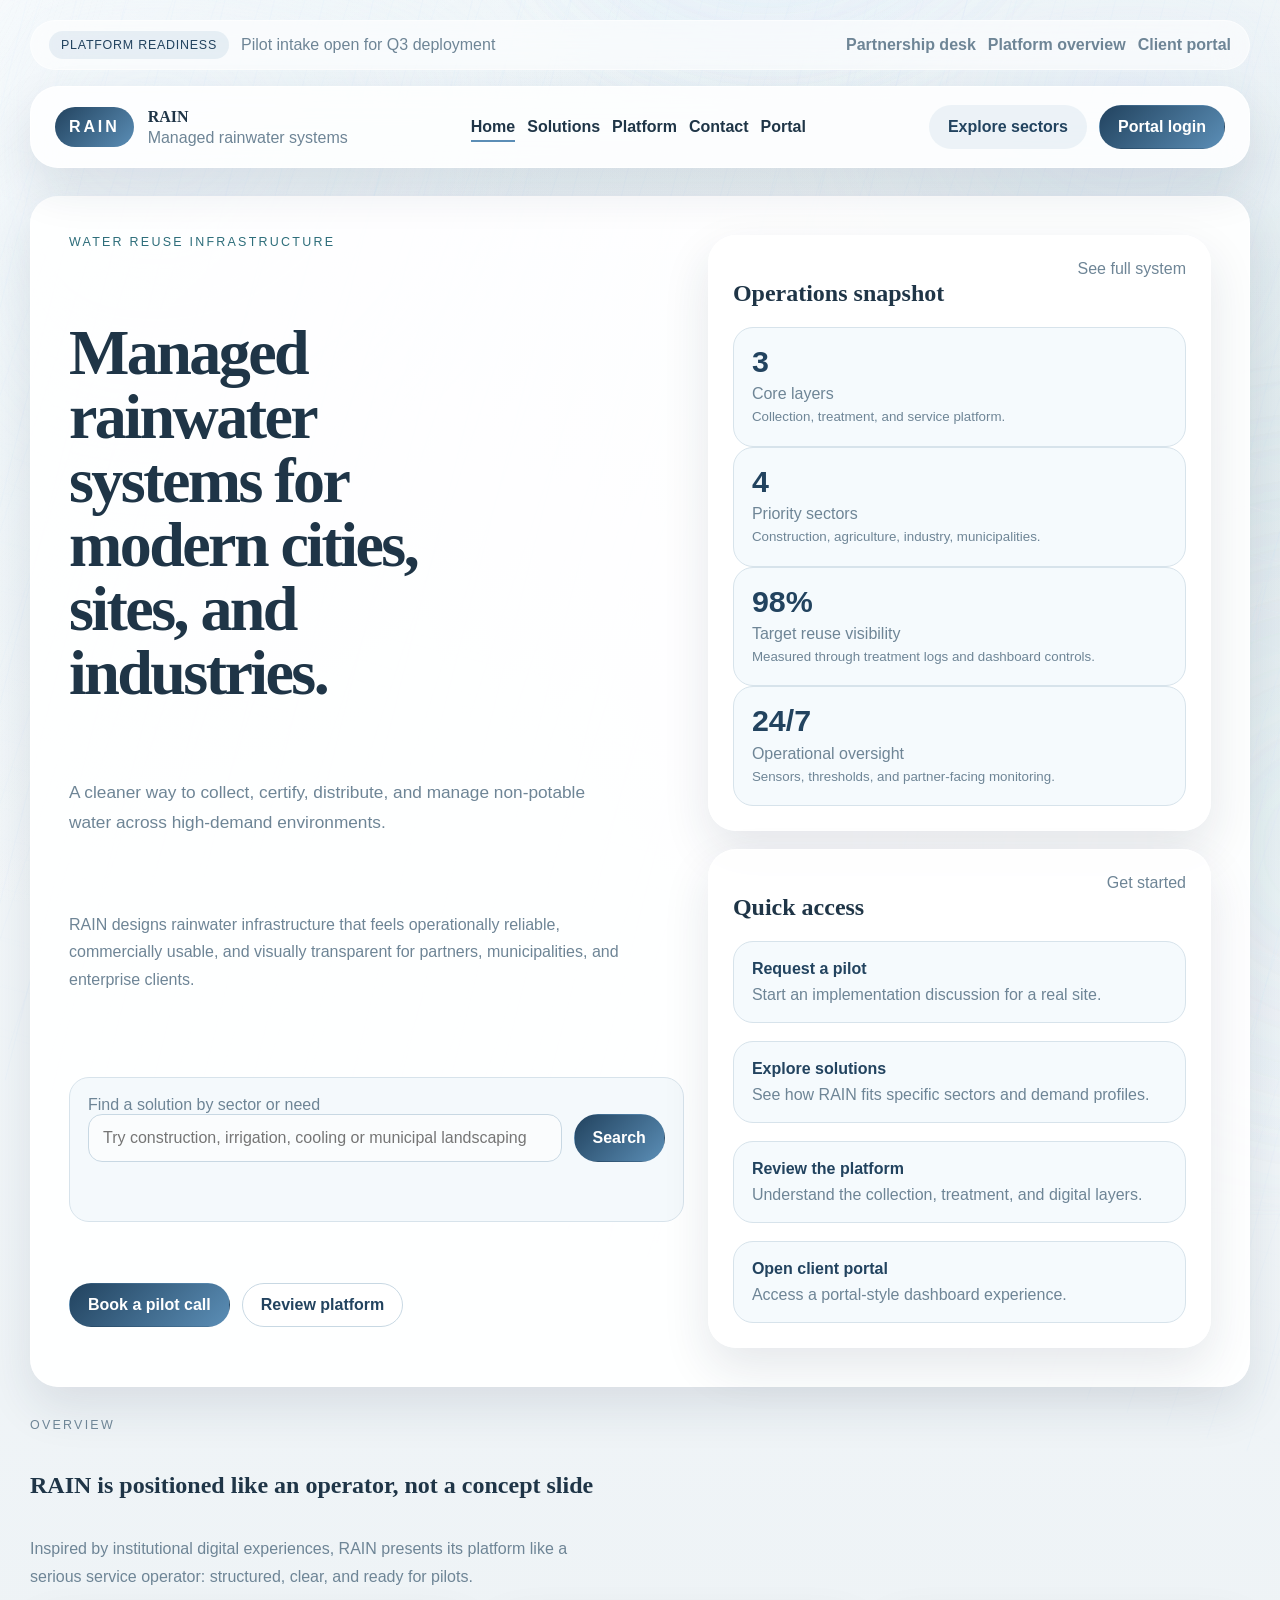
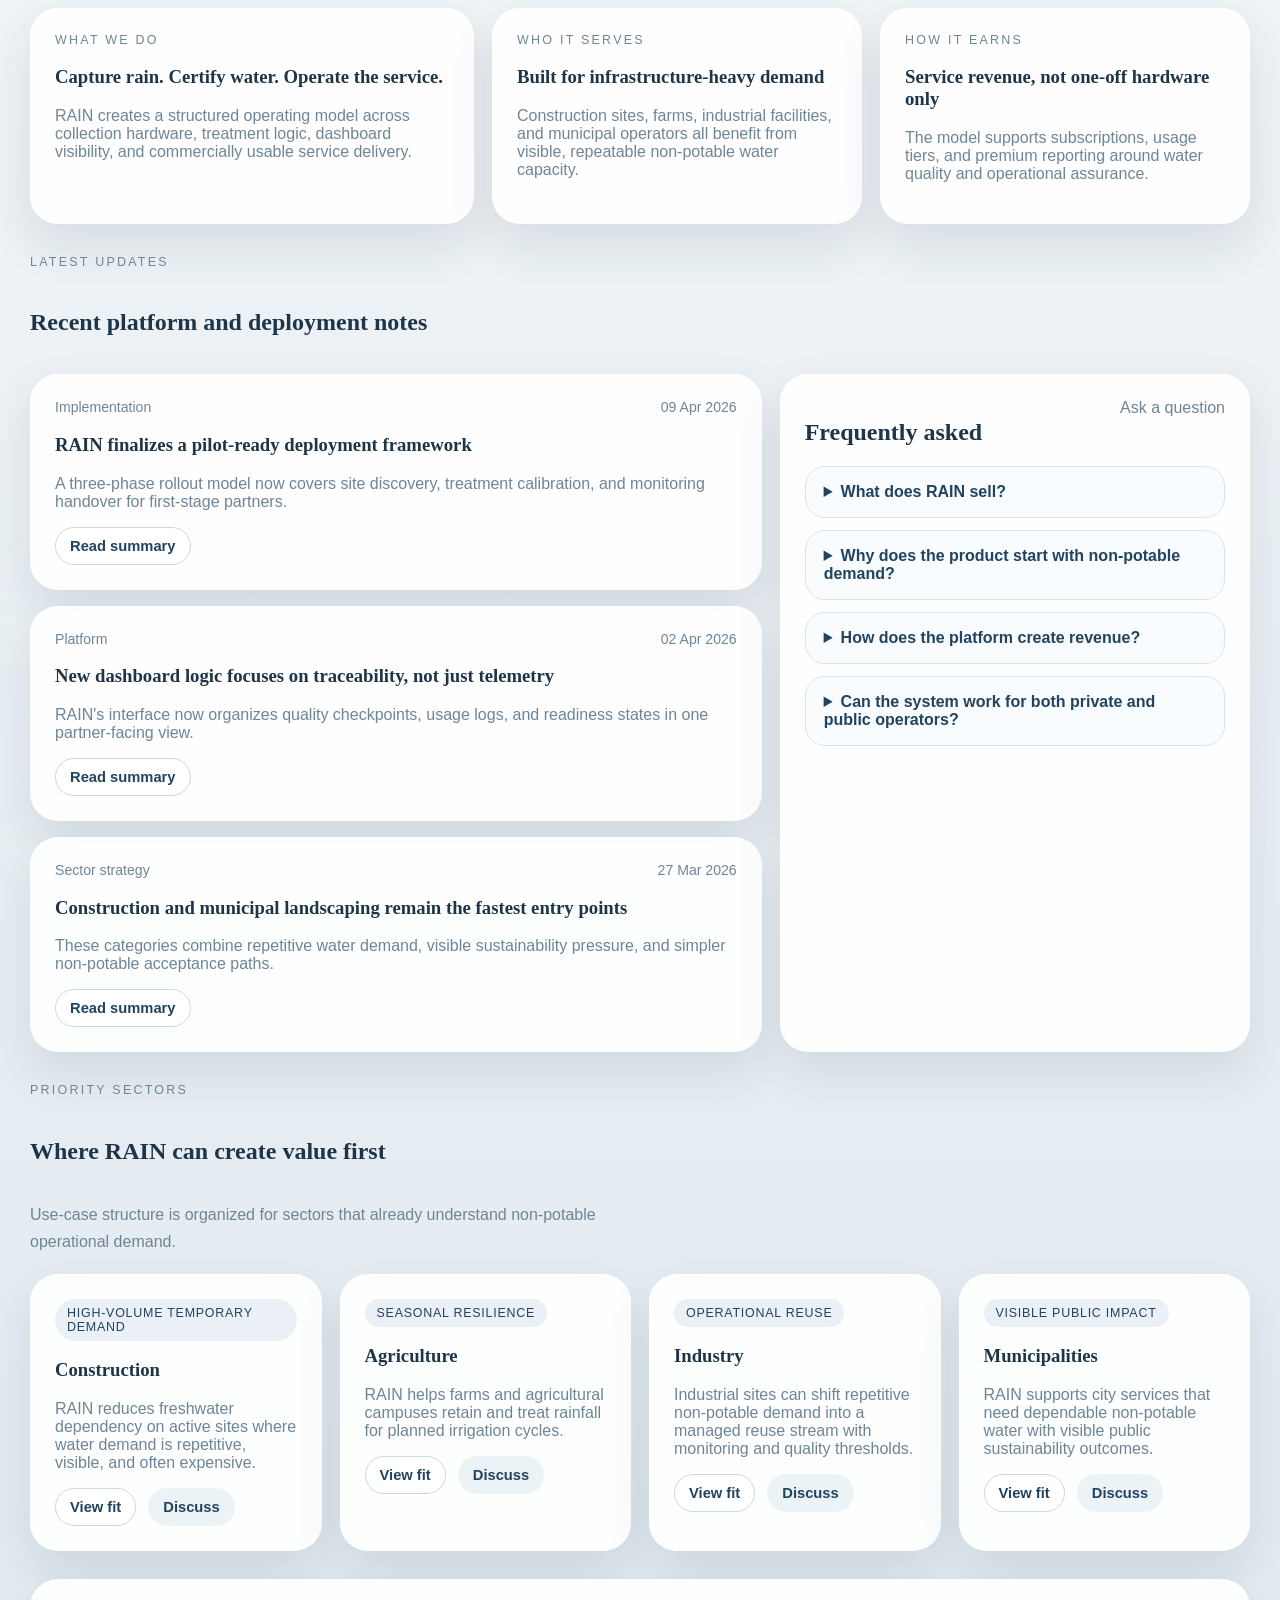
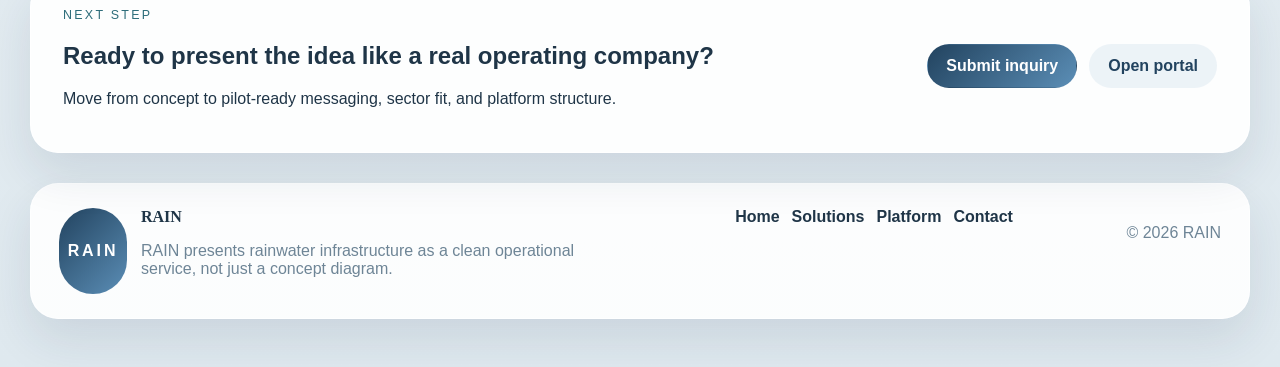
<file: index.html>
<!DOCTYPE html>
<html lang="en">
<head>
  <meta charset="UTF-8">
  <meta name="viewport" content="width=device-width, initial-scale=1.0">
  <title>RAIN | Managed Rainwater Systems</title>
  <meta
    name="description"
    content="RAIN is a modern rainwater infrastructure platform for construction, agriculture, industry, and municipal operations."
  >
  <link rel="stylesheet" href="./site.css">
</head>
<body data-page="home">
  <div class="weather-layer weather-layer-a"></div>
  <div class="weather-layer weather-layer-b"></div>
  <div class="weather-glow weather-glow-left"></div>
  <div class="weather-glow weather-glow-right"></div>

  <div class="site-shell">
    <div class="utility-bar">
      <div class="utility-status">
        <span class="utility-pill" id="status-label">Operational status</span>
        <span id="status-value">Loading current availability...</span>
      </div>
      <div class="utility-links">
        <a href="./contact.html">Partnership desk</a>
        <a href="./platform.html">Platform overview</a>
        <a href="./portal.html">Client portal</a>
      </div>
    </div>

    <header class="main-header">
      <a class="brand-lockup" href="./index.html" aria-label="RAIN homepage">
        <span class="brand-symbol">RAIN</span>
        <span class="brand-text">
          <strong>RAIN</strong>
          <span>Managed rainwater systems</span>
        </span>
      </a>

      <nav class="main-nav" aria-label="Primary">
        <a href="./index.html" data-nav="home">Home</a>
        <a href="./solutions.html" data-nav="solutions">Solutions</a>
        <a href="./platform.html" data-nav="platform">Platform</a>
        <a href="./contact.html" data-nav="contact">Contact</a>
        <a href="./portal.html" data-nav="portal">Portal</a>
      </nav>

      <div class="header-actions">
        <a class="button button-ghost" href="./solutions.html">Explore sectors</a>
        <a class="button button-primary" href="./portal.html">Portal login</a>
      </div>
    </header>

    <main>
      <section class="page-hero reveal">
        <div class="hero-copy">
          <p class="section-kicker">Water reuse infrastructure</p>
          <h1 id="hero-headline">Loading headline...</h1>
          <p class="hero-lead" id="hero-tagline"></p>
          <p class="hero-subcopy" id="hero-mission"></p>

          <form class="search-panel" data-role="solution-search">
            <label class="search-label" for="home-search">Find a solution by sector or need</label>
            <div class="search-row">
              <input id="home-search" name="query" type="search" placeholder="Try construction, irrigation, cooling or municipal landscaping">
              <button class="button button-primary" type="submit">Search</button>
            </div>
          </form>

          <div class="hero-actions">
            <a class="button button-primary" href="./contact.html">Book a pilot call</a>
            <a class="button button-secondary" href="./platform.html">Review platform</a>
          </div>
        </div>

        <aside class="hero-aside">
          <section class="panel-card">
            <div class="panel-head">
              <h2>Operations snapshot</h2>
              <a href="./platform.html">See full system</a>
            </div>
            <div class="stats-grid" id="home-stats"></div>
          </section>

          <section class="panel-card">
            <div class="panel-head">
              <h2>Quick access</h2>
              <a href="./contact.html">Get started</a>
            </div>
            <div class="shortcut-list" id="home-shortcuts"></div>
          </section>
        </aside>
      </section>

      <section class="section reveal" id="about">
        <div class="section-head">
          <p class="section-kicker">Overview</p>
          <h2>RAIN is positioned like an operator, not a concept slide</h2>
          <p id="company-intro"></p>
        </div>
        <div class="overview-grid">
          <article class="info-card info-card-tall">
            <p class="card-eyebrow">What we do</p>
            <h3>Capture rain. Certify water. Operate the service.</h3>
            <p>
              RAIN creates a structured operating model across collection hardware, treatment logic,
              dashboard visibility, and commercially usable service delivery.
            </p>
          </article>
          <article class="info-card">
            <p class="card-eyebrow">Who it serves</p>
            <h3>Built for infrastructure-heavy demand</h3>
            <p>
              Construction sites, farms, industrial facilities, and municipal operators all benefit from
              visible, repeatable non-potable water capacity.
            </p>
          </article>
          <article class="info-card">
            <p class="card-eyebrow">How it earns</p>
            <h3>Service revenue, not one-off hardware only</h3>
            <p>
              The model supports subscriptions, usage tiers, and premium reporting around water quality
              and operational assurance.
            </p>
          </article>
        </div>
      </section>

      <section class="section reveal">
        <div class="section-head">
          <p class="section-kicker">Latest updates</p>
          <h2>Recent platform and deployment notes</h2>
        </div>
        <div class="news-layout">
          <div class="news-list" id="news-list"></div>
          <aside class="sidebar-card">
            <div class="panel-head">
              <h2>Frequently asked</h2>
              <a href="./contact.html">Ask a question</a>
            </div>
            <div class="faq-stack" id="faq-preview"></div>
          </aside>
        </div>
      </section>

      <section class="section reveal">
        <div class="section-head">
          <p class="section-kicker">Priority sectors</p>
          <h2>Where RAIN can create value first</h2>
          <p>Use-case structure is organized for sectors that already understand non-potable operational demand.</p>
        </div>
        <div class="sector-preview-grid" id="sector-preview-grid"></div>
      </section>

      <section class="cta-band reveal">
        <div>
          <p class="section-kicker">Next step</p>
          <h2>Ready to present the idea like a real operating company?</h2>
          <p>Move from concept to pilot-ready messaging, sector fit, and platform structure.</p>
        </div>
        <div class="cta-band-actions">
          <a class="button button-primary" href="./contact.html">Submit inquiry</a>
          <a class="button button-ghost" href="./portal.html">Open portal</a>
        </div>
      </section>
    </main>

    <footer class="site-footer">
      <div class="footer-brand">
        <span class="brand-symbol brand-symbol-footer">RAIN</span>
        <div>
          <strong>RAIN</strong>
          <p id="footer-summary"></p>
        </div>
      </div>
      <div class="footer-links" id="footer-links"></div>
      <p class="footer-copy" id="footer-year"></p>
    </footer>
  </div>

  <div class="site-toast" id="site-toast" aria-live="polite"></div>
  <script src="./site.js" defer></script>
</body>
</html>
</file>
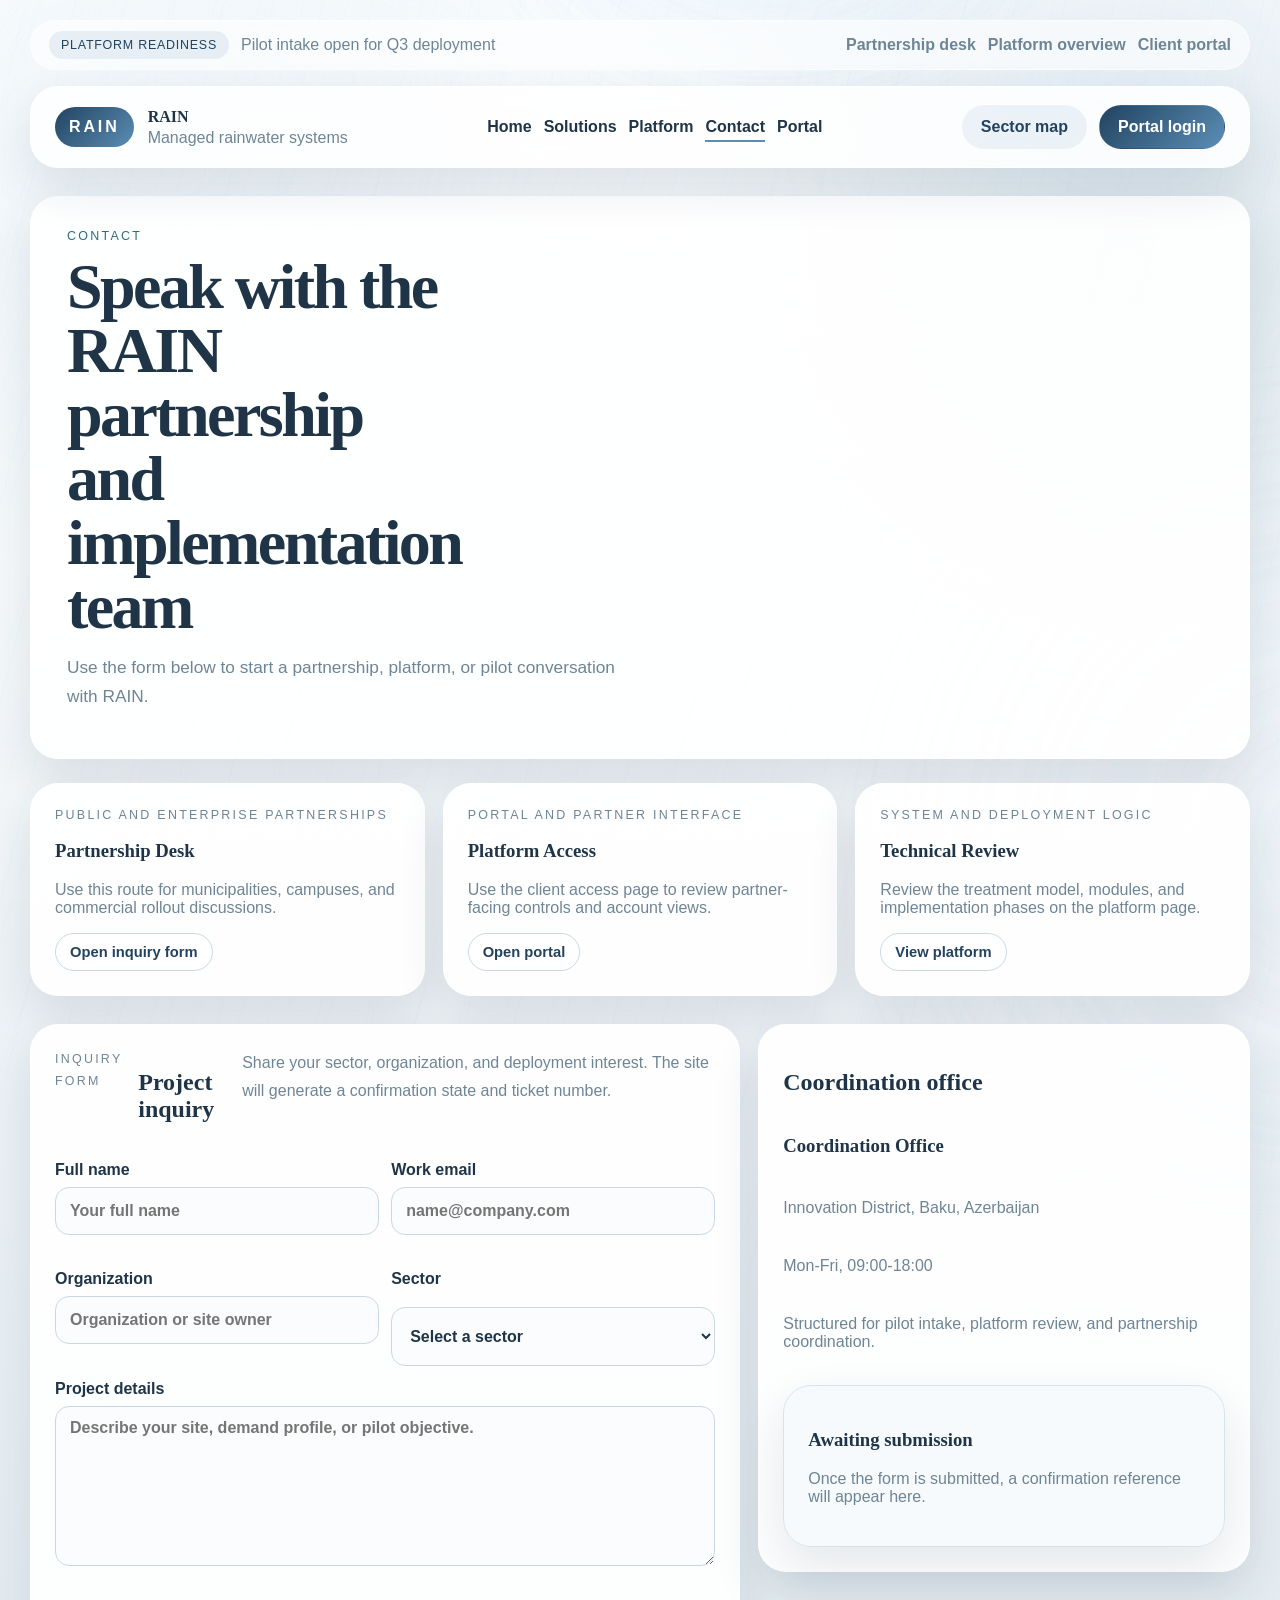
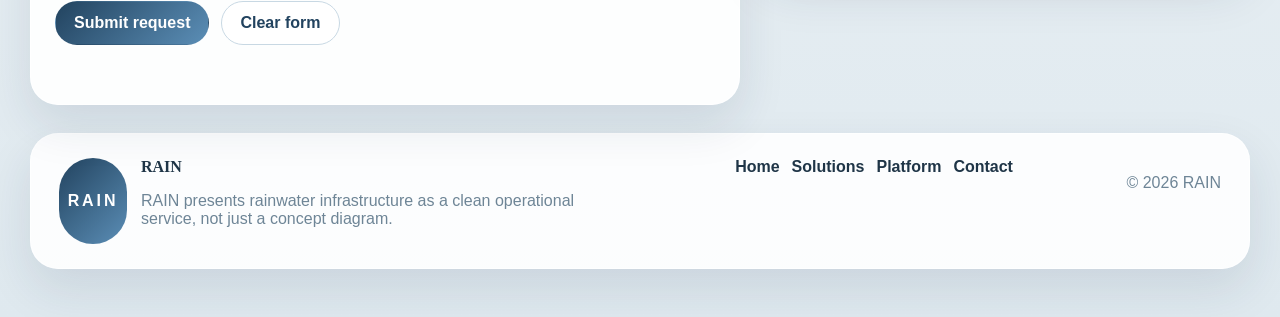
<file: contact.html>
<!DOCTYPE html>
<html lang="en">
<head>
  <meta charset="UTF-8">
  <meta name="viewport" content="width=device-width, initial-scale=1.0">
  <title>RAIN | Contact</title>
  <meta name="description" content="Contact RAIN for pilot requests, partnership conversations, and platform reviews.">
  <link rel="stylesheet" href="./site.css">
</head>
<body data-page="contact">
  <div class="weather-layer weather-layer-a"></div>
  <div class="weather-layer weather-layer-b"></div>
  <div class="weather-glow weather-glow-left"></div>
  <div class="weather-glow weather-glow-right"></div>

  <div class="site-shell">
    <div class="utility-bar">
      <div class="utility-status">
        <span class="utility-pill" id="status-label">Operational status</span>
        <span id="status-value">Loading current availability...</span>
      </div>
      <div class="utility-links">
        <a href="./contact.html">Partnership desk</a>
        <a href="./platform.html">Platform overview</a>
        <a href="./portal.html">Client portal</a>
      </div>
    </div>

    <header class="main-header">
      <a class="brand-lockup" href="./index.html" aria-label="RAIN homepage">
        <span class="brand-symbol">RAIN</span>
        <span class="brand-text">
          <strong>RAIN</strong>
          <span>Managed rainwater systems</span>
        </span>
      </a>
      <nav class="main-nav" aria-label="Primary">
        <a href="./index.html" data-nav="home">Home</a>
        <a href="./solutions.html" data-nav="solutions">Solutions</a>
        <a href="./platform.html" data-nav="platform">Platform</a>
        <a href="./contact.html" data-nav="contact">Contact</a>
        <a href="./portal.html" data-nav="portal">Portal</a>
      </nav>
      <div class="header-actions">
        <a class="button button-ghost" href="./solutions.html">Sector map</a>
        <a class="button button-primary" href="./portal.html">Portal login</a>
      </div>
    </header>

    <main>
      <section class="subpage-hero reveal">
        <p class="section-kicker">Contact</p>
        <h1>Speak with the RAIN partnership and implementation team</h1>
        <p class="hero-lead">Use the form below to start a partnership, platform, or pilot conversation with RAIN.</p>
      </section>

      <section class="section reveal">
        <div class="contact-methods-grid" id="contact-methods"></div>
      </section>

      <section class="section reveal">
        <div class="contact-layout">
          <article class="contact-panel">
            <div class="section-head left-aligned">
              <p class="section-kicker">Inquiry form</p>
              <h2 id="inquiry-form">Project inquiry</h2>
              <p>Share your sector, organization, and deployment interest. The site will generate a confirmation state and ticket number.</p>
            </div>

            <form class="contact-form advanced-form" id="contact-form" novalidate>
              <div class="form-two">
                <label>
                  Full name
                  <input type="text" name="name" placeholder="Your full name" required>
                  <small data-error-for="name"></small>
                </label>
                <label>
                  Work email
                  <input type="email" name="email" placeholder="name@company.com" required>
                  <small data-error-for="email"></small>
                </label>
              </div>

              <div class="form-two">
                <label>
                  Organization
                  <input type="text" name="company" placeholder="Organization or site owner" required>
                  <small data-error-for="company"></small>
                </label>
                <label>
                  Sector
                  <select name="sector" id="sector-select">
                    <option value="">Select a sector</option>
                  </select>
                </label>
              </div>

              <label>
                Project details
                <textarea name="message" rows="6" placeholder="Describe your site, demand profile, or pilot objective." required></textarea>
                <small data-error-for="message"></small>
              </label>

              <div class="form-actions">
                <button class="button button-primary" type="submit">Submit request</button>
                <button class="button button-secondary" type="reset">Clear form</button>
              </div>
              <p class="form-status" id="form-status" role="status"></p>
            </form>
          </article>

          <aside class="sidebar-card contact-sidebar">
            <div class="panel-head">
              <h2>Coordination office</h2>
            </div>
            <div class="office-info" id="office-info"></div>
            <div class="receipt-card" id="inquiry-receipt">
              <h3>Awaiting submission</h3>
              <p>Once the form is submitted, a confirmation reference will appear here.</p>
            </div>
          </aside>
        </div>
      </section>
    </main>

    <footer class="site-footer">
      <div class="footer-brand">
        <span class="brand-symbol brand-symbol-footer">RAIN</span>
        <div>
          <strong>RAIN</strong>
          <p id="footer-summary"></p>
        </div>
      </div>
      <div class="footer-links" id="footer-links"></div>
      <p class="footer-copy" id="footer-year"></p>
    </footer>
  </div>

  <div class="site-toast" id="site-toast" aria-live="polite"></div>
  <script src="./site.js" defer></script>
</body>
</html>
</file>
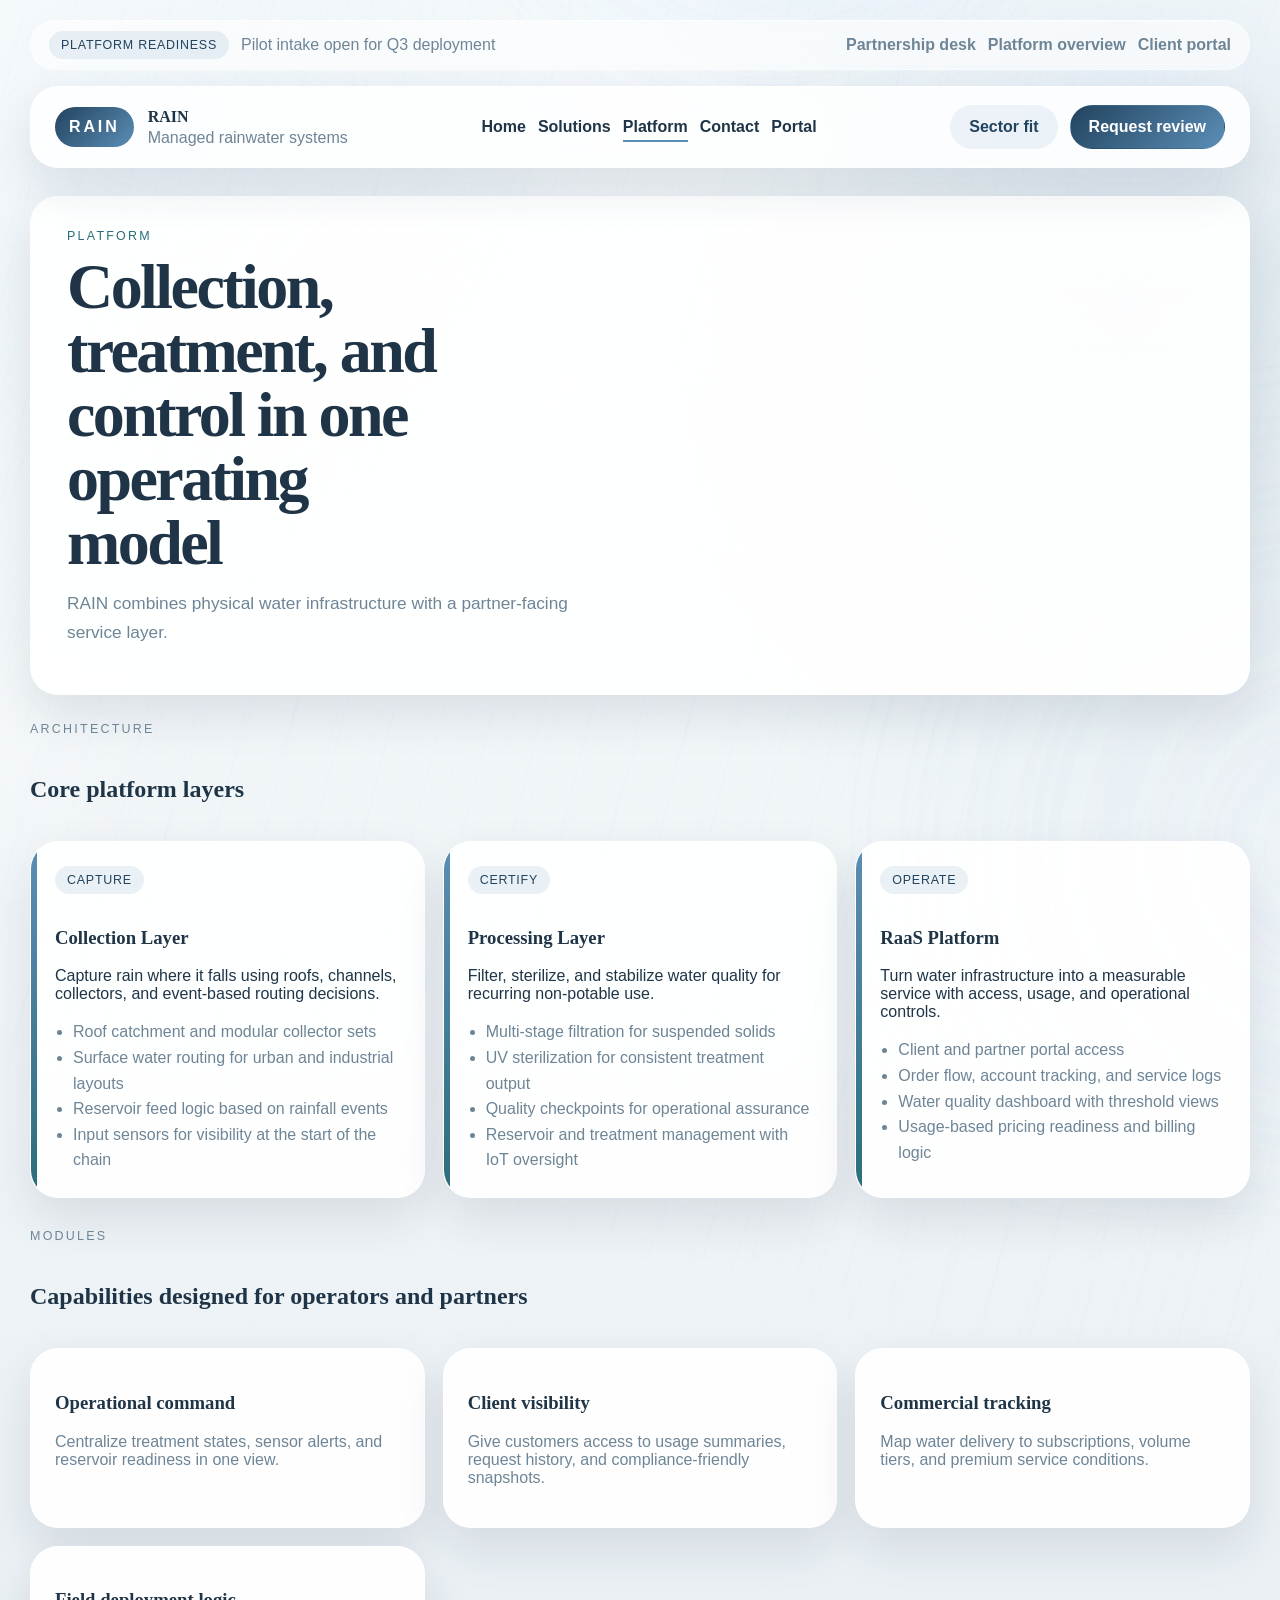
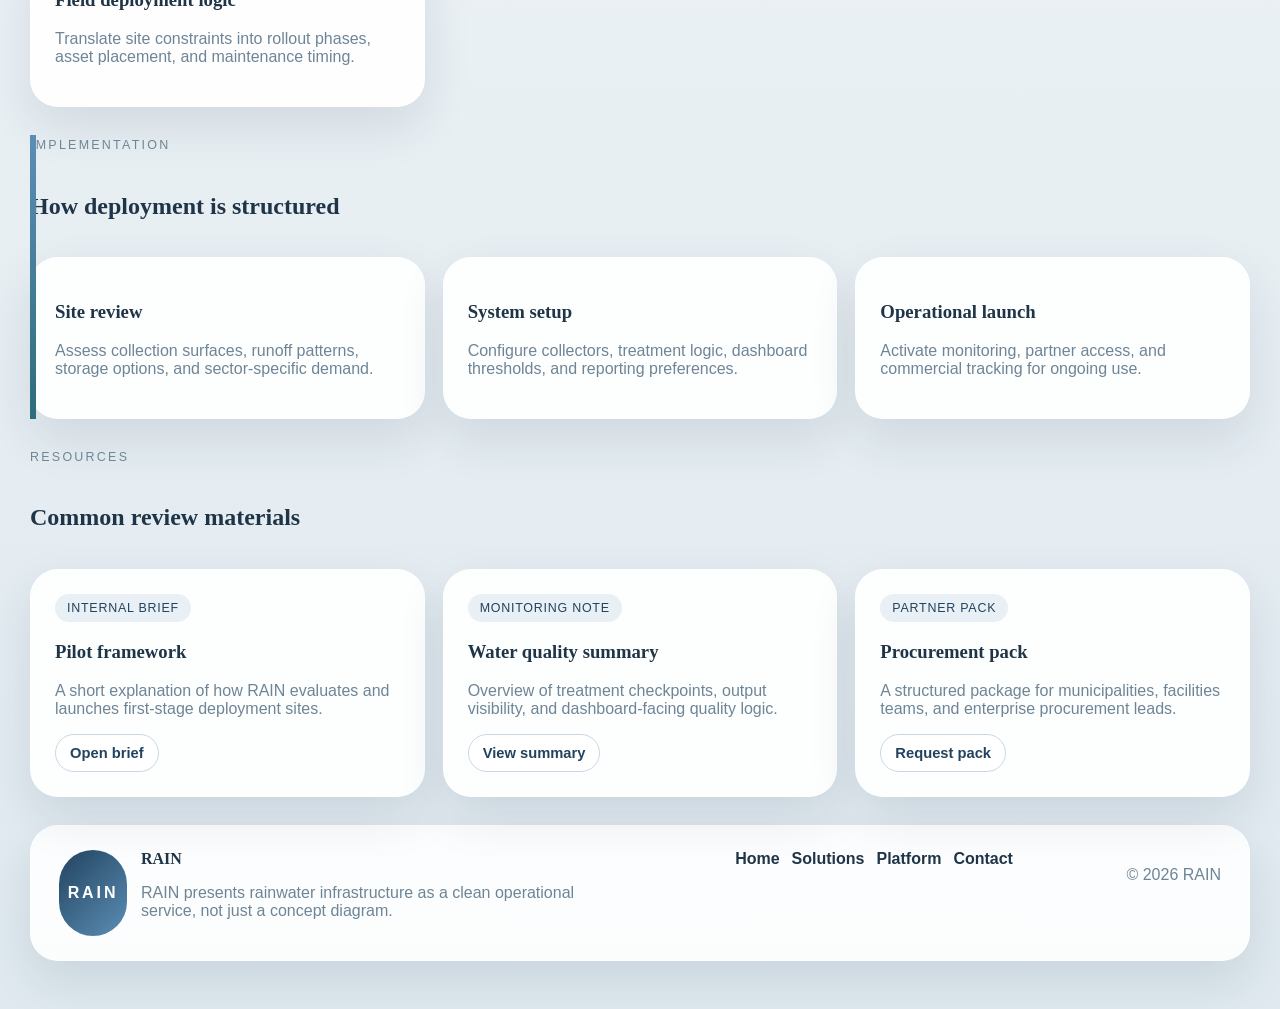
<file: platform.html>
<!DOCTYPE html>
<html lang="en">
<head>
  <meta charset="UTF-8">
  <meta name="viewport" content="width=device-width, initial-scale=1.0">
  <title>RAIN | Platform</title>
  <meta name="description" content="Understand the RAIN collection, treatment, and platform layers.">
  <link rel="stylesheet" href="./site.css">
</head>
<body data-page="platform">
  <div class="weather-layer weather-layer-a"></div>
  <div class="weather-layer weather-layer-b"></div>
  <div class="weather-glow weather-glow-left"></div>
  <div class="weather-glow weather-glow-right"></div>

  <div class="site-shell">
    <div class="utility-bar">
      <div class="utility-status">
        <span class="utility-pill" id="status-label">Operational status</span>
        <span id="status-value">Loading current availability...</span>
      </div>
      <div class="utility-links">
        <a href="./contact.html">Partnership desk</a>
        <a href="./platform.html">Platform overview</a>
        <a href="./portal.html">Client portal</a>
      </div>
    </div>

    <header class="main-header">
      <a class="brand-lockup" href="./index.html" aria-label="RAIN homepage">
        <span class="brand-symbol">RAIN</span>
        <span class="brand-text">
          <strong>RAIN</strong>
          <span>Managed rainwater systems</span>
        </span>
      </a>
      <nav class="main-nav" aria-label="Primary">
        <a href="./index.html" data-nav="home">Home</a>
        <a href="./solutions.html" data-nav="solutions">Solutions</a>
        <a href="./platform.html" data-nav="platform">Platform</a>
        <a href="./contact.html" data-nav="contact">Contact</a>
        <a href="./portal.html" data-nav="portal">Portal</a>
      </nav>
      <div class="header-actions">
        <a class="button button-ghost" href="./solutions.html">Sector fit</a>
        <a class="button button-primary" href="./contact.html">Request review</a>
      </div>
    </header>

    <main>
      <section class="subpage-hero reveal">
        <p class="section-kicker">Platform</p>
        <h1>Collection, treatment, and control in one operating model</h1>
        <p class="hero-lead">RAIN combines physical water infrastructure with a partner-facing service layer.</p>
      </section>

      <section class="section reveal">
        <div class="section-head">
          <p class="section-kicker">Architecture</p>
          <h2>Core platform layers</h2>
        </div>
        <div class="platform-layers" id="platform-layers"></div>
      </section>

      <section class="section reveal">
        <div class="section-head">
          <p class="section-kicker">Modules</p>
          <h2>Capabilities designed for operators and partners</h2>
        </div>
        <div class="module-grid" id="platform-modules"></div>
      </section>

      <section class="section reveal">
        <div class="section-head">
          <p class="section-kicker">Implementation</p>
          <h2>How deployment is structured</h2>
        </div>
        <div class="implementation-grid" id="implementation-grid"></div>
      </section>

      <section class="section reveal">
        <div class="section-head">
          <p class="section-kicker">Resources</p>
          <h2>Common review materials</h2>
        </div>
        <div class="resource-grid" id="resource-grid"></div>
      </section>
    </main>

    <footer class="site-footer">
      <div class="footer-brand">
        <span class="brand-symbol brand-symbol-footer">RAIN</span>
        <div>
          <strong>RAIN</strong>
          <p id="footer-summary"></p>
        </div>
      </div>
      <div class="footer-links" id="footer-links"></div>
      <p class="footer-copy" id="footer-year"></p>
    </footer>
  </div>

  <div class="site-toast" id="site-toast" aria-live="polite"></div>
  <script src="./site.js" defer></script>
</body>
</html>
</file>
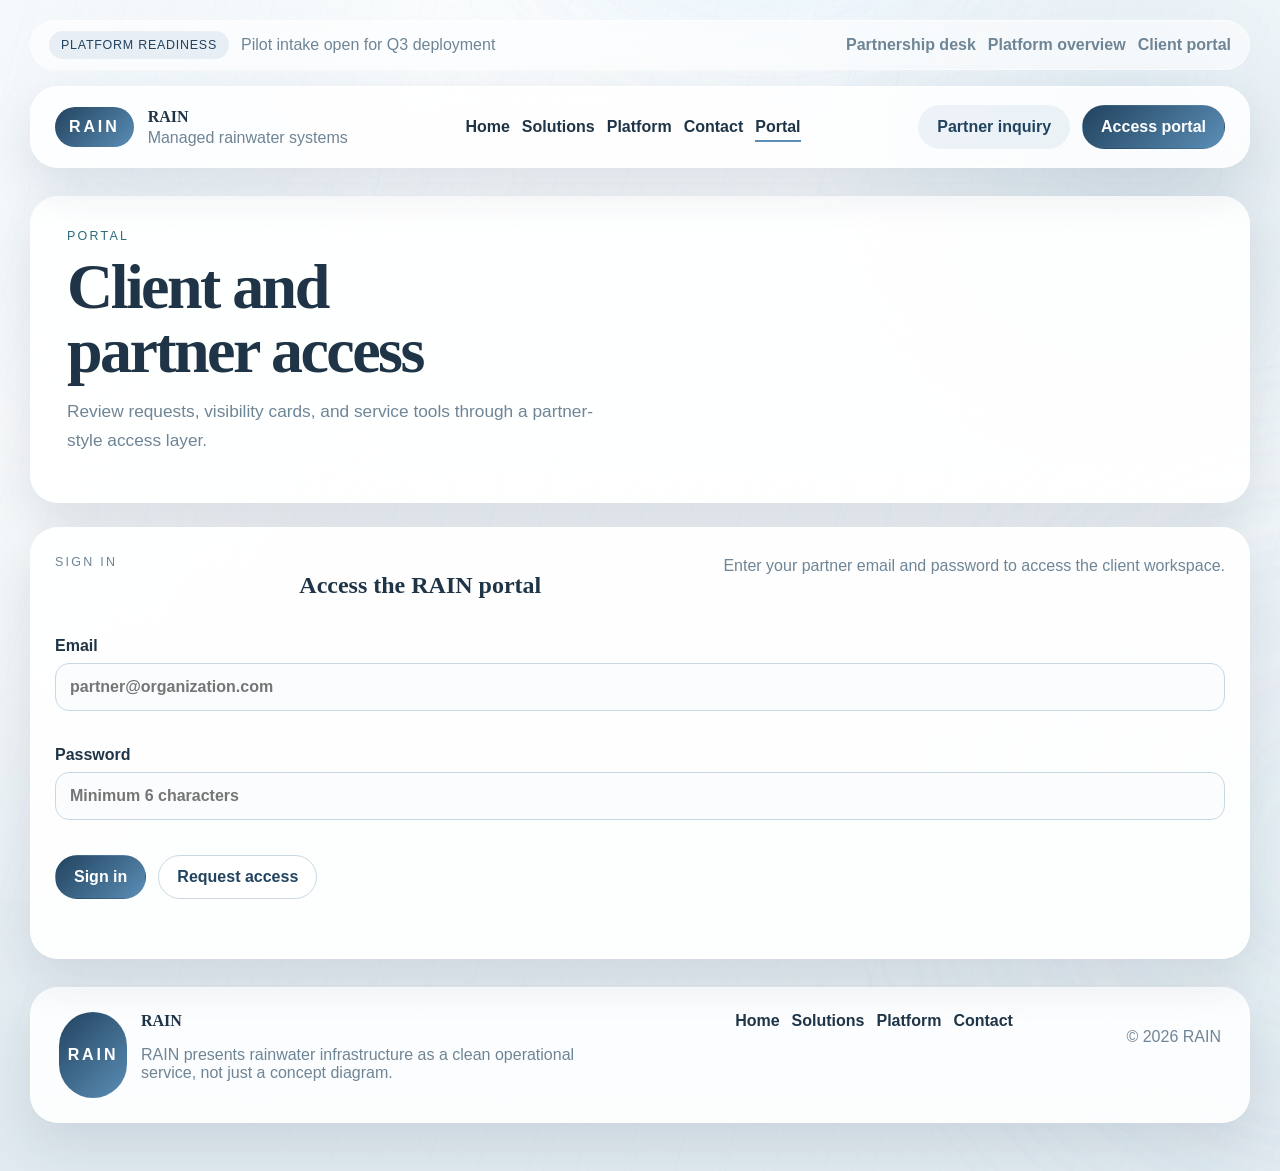
<file: portal.html>
<!DOCTYPE html>
<html lang="en">
<head>
  <meta charset="UTF-8">
  <meta name="viewport" content="width=device-width, initial-scale=1.0">
  <title>RAIN | Client Portal</title>
  <meta name="description" content="Client portal experience for RAIN partners and pilot operators.">
  <link rel="stylesheet" href="./site.css">
</head>
<body data-page="portal">
  <div class="weather-layer weather-layer-a"></div>
  <div class="weather-layer weather-layer-b"></div>
  <div class="weather-glow weather-glow-left"></div>
  <div class="weather-glow weather-glow-right"></div>

  <div class="site-shell">
    <div class="utility-bar">
      <div class="utility-status">
        <span class="utility-pill" id="status-label">Operational status</span>
        <span id="status-value">Loading current availability...</span>
      </div>
      <div class="utility-links">
        <a href="./contact.html">Partnership desk</a>
        <a href="./platform.html">Platform overview</a>
        <a href="./portal.html">Client portal</a>
      </div>
    </div>

    <header class="main-header">
      <a class="brand-lockup" href="./index.html" aria-label="RAIN homepage">
        <span class="brand-symbol">RAIN</span>
        <span class="brand-text">
          <strong>RAIN</strong>
          <span>Managed rainwater systems</span>
        </span>
      </a>
      <nav class="main-nav" aria-label="Primary">
        <a href="./index.html" data-nav="home">Home</a>
        <a href="./solutions.html" data-nav="solutions">Solutions</a>
        <a href="./platform.html" data-nav="platform">Platform</a>
        <a href="./contact.html" data-nav="contact">Contact</a>
        <a href="./portal.html" data-nav="portal">Portal</a>
      </nav>
      <div class="header-actions">
        <a class="button button-ghost" href="./contact.html">Partner inquiry</a>
        <a class="button button-primary" href="#portal-login-card">Access portal</a>
      </div>
    </header>

    <main>
      <section class="subpage-hero reveal">
        <p class="section-kicker">Portal</p>
        <h1 id="portal-title">Partner and client access</h1>
        <p class="hero-lead" id="portal-subtitle"></p>
      </section>

      <section class="section reveal">
        <div class="portal-layout">
          <article class="portal-login-card" id="portal-login-card">
            <div id="portal-login-view">
              <div class="section-head left-aligned">
                <p class="section-kicker">Sign in</p>
                <h2>Access the RAIN portal</h2>
                <p>Enter your partner email and password to access the client workspace.</p>
              </div>

              <form class="contact-form advanced-form" id="portal-login-form" novalidate>
                <label>
                  Email
                  <input type="email" name="email" placeholder="partner@organization.com" required>
                  <small data-error-for="login-email"></small>
                </label>
                <label>
                  Password
                  <input type="password" name="password" placeholder="Minimum 6 characters" required>
                  <small data-error-for="login-password"></small>
                </label>
                <div class="form-actions">
                  <button class="button button-primary" type="submit">Sign in</button>
                  <a class="button button-secondary" href="./contact.html">Request access</a>
                </div>
                <p class="form-status" id="portal-status" role="status"></p>
              </form>
            </div>

            <div class="portal-dashboard hidden" id="portal-dashboard">
              <div class="dashboard-head">
                <div>
                  <p class="section-kicker">Dashboard</p>
                  <h2 id="portal-user-name">Welcome</h2>
                </div>
                <button class="button button-secondary" id="portal-logout" type="button">Sign out</button>
              </div>

              <div class="dashboard-metrics" id="portal-metrics"></div>
              <div class="dashboard-tools" id="portal-tools"></div>
              <div class="dashboard-history" id="portal-history"></div>
            </div>
          </article>
        </div>
      </section>
    </main>

    <footer class="site-footer">
      <div class="footer-brand">
        <span class="brand-symbol brand-symbol-footer">RAIN</span>
        <div>
          <strong>RAIN</strong>
          <p id="footer-summary"></p>
        </div>
      </div>
      <div class="footer-links" id="footer-links"></div>
      <p class="footer-copy" id="footer-year"></p>
    </footer>
  </div>

  <div class="site-toast" id="site-toast" aria-live="polite"></div>
  <script src="./site.js" defer></script>
</body>
</html>
</file>
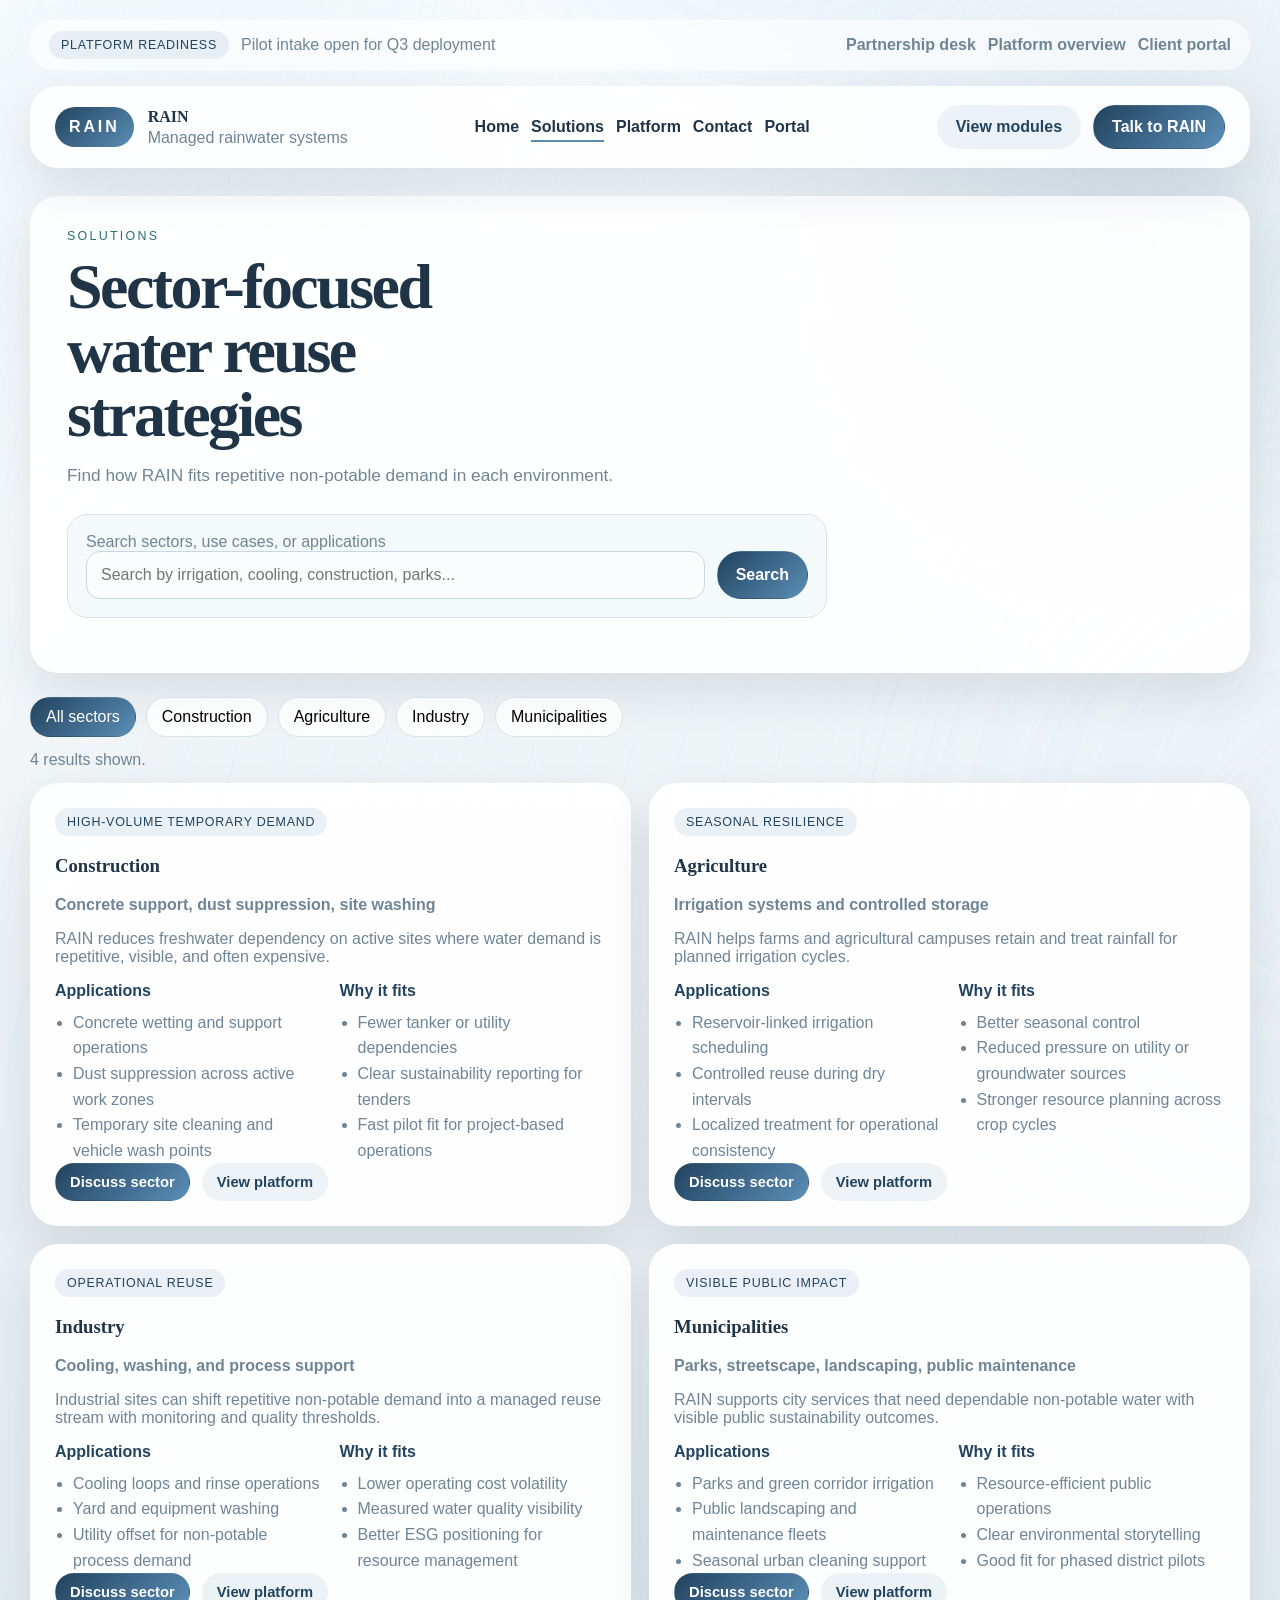
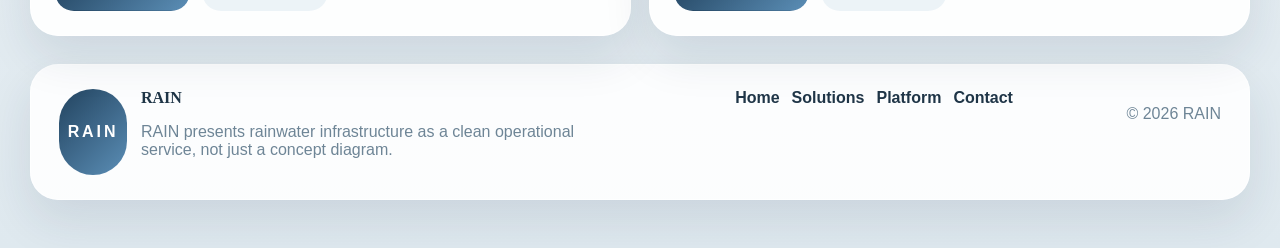
<file: solutions.html>
<!DOCTYPE html>
<html lang="en">
<head>
  <meta charset="UTF-8">
  <meta name="viewport" content="width=device-width, initial-scale=1.0">
  <title>RAIN | Solutions</title>
  <meta name="description" content="Explore RAIN sector solutions for construction, agriculture, industry, and municipal water reuse.">
  <link rel="stylesheet" href="./site.css">
</head>
<body data-page="solutions">
  <div class="weather-layer weather-layer-a"></div>
  <div class="weather-layer weather-layer-b"></div>
  <div class="weather-glow weather-glow-left"></div>
  <div class="weather-glow weather-glow-right"></div>

  <div class="site-shell">
    <div class="utility-bar">
      <div class="utility-status">
        <span class="utility-pill" id="status-label">Operational status</span>
        <span id="status-value">Loading current availability...</span>
      </div>
      <div class="utility-links">
        <a href="./contact.html">Partnership desk</a>
        <a href="./platform.html">Platform overview</a>
        <a href="./portal.html">Client portal</a>
      </div>
    </div>

    <header class="main-header">
      <a class="brand-lockup" href="./index.html" aria-label="RAIN homepage">
        <span class="brand-symbol">RAIN</span>
        <span class="brand-text">
          <strong>RAIN</strong>
          <span>Managed rainwater systems</span>
        </span>
      </a>
      <nav class="main-nav" aria-label="Primary">
        <a href="./index.html" data-nav="home">Home</a>
        <a href="./solutions.html" data-nav="solutions">Solutions</a>
        <a href="./platform.html" data-nav="platform">Platform</a>
        <a href="./contact.html" data-nav="contact">Contact</a>
        <a href="./portal.html" data-nav="portal">Portal</a>
      </nav>
      <div class="header-actions">
        <a class="button button-ghost" href="./platform.html">View modules</a>
        <a class="button button-primary" href="./contact.html">Talk to RAIN</a>
      </div>
    </header>

    <main>
      <section class="subpage-hero reveal">
        <p class="section-kicker">Solutions</p>
        <h1>Sector-focused water reuse strategies</h1>
        <p class="hero-lead">Find how RAIN fits repetitive non-potable demand in each environment.</p>
        <form class="search-panel compact-search" data-role="solution-search">
          <label class="search-label" for="solutions-search">Search sectors, use cases, or applications</label>
          <div class="search-row">
            <input id="solutions-search" name="query" type="search" placeholder="Search by irrigation, cooling, construction, parks...">
            <button class="button button-primary" type="submit">Search</button>
          </div>
        </form>
      </section>

      <section class="section reveal">
        <div class="filter-bar" id="sector-filters"></div>
        <p class="results-caption" id="solutions-results-caption"></p>
        <div class="solutions-grid" id="solutions-grid"></div>
      </section>
    </main>

    <footer class="site-footer">
      <div class="footer-brand">
        <span class="brand-symbol brand-symbol-footer">RAIN</span>
        <div>
          <strong>RAIN</strong>
          <p id="footer-summary"></p>
        </div>
      </div>
      <div class="footer-links" id="footer-links"></div>
      <p class="footer-copy" id="footer-year"></p>
    </footer>
  </div>

  <div class="site-toast" id="site-toast" aria-live="polite"></div>
  <script src="./site.js" defer></script>
</body>
</html>
</file>
<file: site.css>
:root {
  --bg: #eef3f6;
  --bg-deep: #dfe9ef;
  --panel: rgba(255, 255, 255, 0.92);
  --panel-strong: #ffffff;
  --ink: #1f3547;
  --muted: #6e8596;
  --line: #d7e3eb;
  --line-strong: #c8d8e3;
  --navy: #22435f;
  --navy-deep: #152b3e;
  --sea: #2d6d7a;
  --rain: #5b8eb6;
  --moss: #517f60;
  --accent: #c9a86d;
  --shadow: 0 20px 48px rgba(26, 49, 69, 0.11);
  --radius-lg: 28px;
  --radius-md: 20px;
  --radius-sm: 14px;
  --shell: min(1220px, calc(100% - 32px));
}

* {
  box-sizing: border-box;
}

html {
  scroll-behavior: smooth;
}

body {
  margin: 0;
  color: var(--ink);
  font-family: "Segoe UI Variable Display", "Aptos", "Segoe UI", sans-serif;
  background:
    radial-gradient(circle at top left, rgba(130, 179, 205, 0.26), transparent 24%),
    radial-gradient(circle at 88% 12%, rgba(87, 138, 150, 0.15), transparent 22%),
    linear-gradient(180deg, #f6fafc 0%, var(--bg) 46%, var(--bg-deep) 100%);
}

body::before {
  content: "";
  position: fixed;
  inset: 0;
  pointer-events: none;
  background:
    linear-gradient(120deg, rgba(255, 255, 255, 0.72), transparent 36%),
    linear-gradient(180deg, rgba(255, 255, 255, 0.24), transparent 34%);
  z-index: -4;
}

.weather-layer,
.weather-glow {
  position: fixed;
  inset: 0;
  pointer-events: none;
  z-index: -3;
}

.weather-layer::before,
.weather-layer::after {
  content: "";
  position: absolute;
  inset: -35%;
  pointer-events: none;
}

.weather-layer::before {
  background-image:
    linear-gradient(rgba(235, 247, 255, 0.16) 1px, transparent 1px),
    linear-gradient(90deg, rgba(171, 209, 255, 0.13) 1px, transparent 1px),
    radial-gradient(circle at 18% 14%, rgba(255, 255, 255, 0.22), transparent 18%),
    radial-gradient(circle at 72% 24%, rgba(168, 216, 255, 0.18), transparent 20%);
  background-size: 48px 48px, 48px 48px, 420px 420px, 320px 320px;
  background-repeat: repeat, repeat, no-repeat, no-repeat;
  transform: rotate(14deg);
  animation: rainfall 16s linear infinite;
}

.weather-layer::after {
  background-image:
    radial-gradient(circle at 12% 16%, rgba(255, 255, 255, 0.24), transparent 14%),
    radial-gradient(circle at 56% 8%, rgba(188, 219, 255, 0.20), transparent 18%),
    radial-gradient(circle at 82% 76%, rgba(225, 241, 255, 0.12), transparent 24%);
  opacity: 0.72;
  filter: blur(12px);
  animation: drift 24s ease-in-out infinite alternate;
}

.weather-layer-a::before {
  opacity: 0.48;
  animation-duration: 18s;
}

.weather-layer-b::before {
  opacity: 0.36;
  transform: rotate(18deg);
  animation-duration: 28s;
  background-size: 42px 42px, 42px 42px, 380px 380px, 300px 300px;
}

.weather-layer-a::after {
  animation-duration: 26s;
}

.weather-layer-b::after {
  animation-duration: 34s;
  filter: blur(16px);
}

.weather-glow {
  z-index: -2;
  filter: blur(42px);
  opacity: 0.55;
  animation: glow-slow 18s ease-in-out infinite alternate;
}

.weather-glow-left {
  background: radial-gradient(circle at 12% 12%, rgba(233, 244, 255, 0.34), transparent 28%);
}

.weather-glow-right {
  background: radial-gradient(circle at 88% 8%, rgba(192, 218, 255, 0.26), transparent 24%);
}

a {
  color: inherit;
  text-decoration: none;
}

button,
input,
select,
textarea {
  font: inherit;
}

.site-shell {
  width: var(--shell);
  margin: 0 auto;
  padding: 20px 0 48px;
}

.utility-bar {
  display: flex;
  justify-content: space-between;
  align-items: center;
  gap: 16px;
  padding: 10px 18px;
  margin-bottom: 16px;
  border: 1px solid rgba(255, 255, 255, 0.55);
  border-radius: 999px;
  background: rgba(255, 255, 255, 0.6);
  backdrop-filter: blur(16px);
}

.utility-status,
.utility-links,
.main-nav,
.header-actions,
.hero-actions,
.card-actions,
.cta-band-actions,
.footer-links,
.form-actions {
  display: flex;
  flex-wrap: wrap;
  align-items: center;
  gap: 12px;
}

.utility-pill,
.card-tag,
.layer-stage {
  display: inline-flex;
  align-items: center;
  justify-content: center;
  padding: 7px 12px;
  border-radius: 999px;
  font-size: 0.78rem;
  letter-spacing: 0.06em;
  text-transform: uppercase;
  color: var(--navy);
  background: rgba(88, 141, 181, 0.12);
}

.utility-status span:last-child,
.utility-links a,
.brand-text span,
.hero-lead,
.hero-subcopy,
.search-label,
.panel-head a,
.stat-card span,
.stat-card small,
.shortcut-card span,
.section-head p,
.info-card p,
.news-card p,
.faq-item p,
.sector-preview-card p,
.solution-card p,
.list-clean,
.module-card p,
.implementation-card p,
.resource-card p,
.contact-method-card p,
.office-info p,
.receipt-card p,
.footer-brand p,
.footer-copy,
.tool-card p,
.history-card p,
.results-caption {
  color: var(--muted);
}

.main-header {
  position: sticky;
  top: 12px;
  z-index: 25;
  display: grid;
  grid-template-columns: auto 1fr auto;
  align-items: center;
  gap: 20px;
  padding: 18px 24px;
  margin-bottom: 28px;
  border: 1px solid rgba(255, 255, 255, 0.7);
  border-radius: var(--radius-lg);
  background: rgba(255, 255, 255, 0.85);
  backdrop-filter: blur(16px);
  box-shadow: var(--shadow);
}

.brand-lockup {
  display: inline-flex;
  align-items: center;
  gap: 14px;
}

.brand-symbol {
  display: inline-flex;
  align-items: center;
  justify-content: center;
  min-width: 76px;
  padding: 11px 14px;
  border-radius: 999px;
  font-weight: 800;
  letter-spacing: 0.18em;
  color: white;
  background: linear-gradient(135deg, var(--navy), var(--rain));
}

.brand-symbol-footer {
  min-width: 68px;
}

.brand-text {
  display: grid;
  gap: 3px;
}

.brand-text strong,
.page-hero h1,
.subpage-hero h1,
.section-head h2,
.panel-head h2,
.info-card h3,
.news-card h3,
.sector-preview-card h3,
.solution-card h3,
.module-card h3,
.layer-card h3,
.resource-card h3,
.implementation-card h3,
.contact-method-card h3,
.receipt-card h3,
.history-card h3,
.tool-card h3,
.portal-login-card h2,
.footer-brand strong,
.office-info h3 {
  font-family: "Georgia", "Times New Roman", serif;
}

.main-nav {
  justify-content: center;
}

.main-nav a,
.utility-links a,
.footer-links a {
  position: relative;
  font-weight: 600;
}

.main-nav a::after,
.utility-links a::after,
.footer-links a::after {
  content: "";
  position: absolute;
  left: 0;
  bottom: -6px;
  width: 100%;
  height: 2px;
  background: var(--rain);
  transform: scaleX(0);
  transform-origin: left;
  transition: transform 180ms ease;
}

.main-nav a:hover::after,
.main-nav a.is-current::after,
.utility-links a:hover::after,
.footer-links a:hover::after {
  transform: scaleX(1);
}

.button {
  display: inline-flex;
  align-items: center;
  justify-content: center;
  min-height: 44px;
  padding: 0 18px;
  border: 1px solid transparent;
  border-radius: 999px;
  cursor: pointer;
  transition: transform 180ms ease, box-shadow 180ms ease, background 180ms ease;
  font-weight: 700;
}

.button:hover {
  transform: translateY(-1px);
  box-shadow: 0 10px 20px rgba(41, 77, 101, 0.12);
}

.button-primary {
  color: white;
  background: linear-gradient(135deg, var(--navy), var(--rain));
}

.button-secondary {
  color: var(--navy);
  border-color: var(--line-strong);
  background: rgba(255, 255, 255, 0.78);
}

.button-ghost {
  color: var(--navy);
  background: rgba(222, 234, 241, 0.55);
}

.button-small {
  min-height: 38px;
  padding: 0 14px;
  font-size: 0.92rem;
}

.page-hero,
.subpage-hero,
.panel-card,
.info-card,
.news-card,
.sidebar-card,
.sector-preview-card,
.solution-card,
.layer-card,
.module-card,
.implementation-card,
.resource-card,
.contact-method-card,
.contact-panel,
.portal-login-card,
.history-card,
.tool-card,
.receipt-card,
.cta-band {
  border: 1px solid rgba(255, 255, 255, 0.78);
  background: var(--panel);
  border-radius: var(--radius-lg);
  box-shadow: var(--shadow);
}

.page-hero {
  display: grid;
  grid-template-columns: 1.1fr 0.9fr;
  gap: 24px;
  padding: 38px;
  margin-bottom: 28px;
}

.subpage-hero {
  padding: 32px 36px;
  margin-bottom: 24px;
}

.hero-copy,
.hero-aside,
.news-layout,
.overview-grid,
.shortcut-list,
.sector-preview-grid,
.solutions-grid,
.platform-layers,
.module-grid,
.implementation-grid,
.resource-grid,
.contact-methods-grid,
.contact-layout,
.dashboard-metrics,
.dashboard-tools {
  display: grid;
  gap: 18px;
}

.overview-grid {
  grid-template-columns: 1.2fr 1fr 1fr;
}

.hero-aside,
.news-layout {
  grid-template-columns: 1fr;
}

.hero-copy h1,
.subpage-hero h1 {
  margin: 0 0 14px;
  font-size: clamp(2.6rem, 5vw, 4.6rem);
  line-height: 1;
  letter-spacing: -0.04em;
  max-width: 12ch;
}

.hero-lead {
  margin: 0 0 14px;
  max-width: 58ch;
  font-size: 1.08rem;
  line-height: 1.7;
}

.hero-subcopy,
.section-head p {
  margin: 0;
  max-width: 64ch;
  line-height: 1.72;
}

.section-kicker,
.card-eyebrow {
  margin: 0 0 12px;
  text-transform: uppercase;
  letter-spacing: 0.18em;
  font-size: 0.78rem;
  color: var(--sea);
}

.search-panel {
  margin: 24px 0 22px;
  padding: 18px;
  border: 1px solid var(--line);
  border-radius: var(--radius-md);
  background: rgba(244, 249, 252, 0.92);
}

.compact-search {
  max-width: 760px;
}

.search-row,
.form-two {
  display: grid;
  grid-template-columns: 1fr auto;
  gap: 12px;
}

.form-two {
  grid-template-columns: repeat(2, minmax(0, 1fr));
}

.panel-card,
.sidebar-card,
.contact-panel,
.portal-login-card {
  padding: 24px;
}

.panel-head,
.section-head,
.dashboard-head {
  display: flex;
  justify-content: space-between;
  gap: 16px;
  align-items: flex-start;
}

.section-head {
  margin-bottom: 18px;
  flex-direction: column;
}

.section-head.left-aligned,
.dashboard-head {
  flex-direction: row;
}

.section {
  margin-bottom: 28px;
}

.stats-grid,
.dashboard-metrics {
  grid-template-columns: repeat(2, minmax(0, 1fr));
}

.stat-card,
.shortcut-card,
.tool-card {
  padding: 18px;
  border: 1px solid var(--line);
  border-radius: var(--radius-md);
  background: rgba(245, 250, 253, 0.95);
}

.stat-card strong {
  display: block;
  margin-bottom: 6px;
  font-size: 1.9rem;
  line-height: 1;
  color: var(--navy);
}

.stat-card span,
.stat-card small {
  display: block;
  line-height: 1.55;
}

.shortcut-card {
  display: grid;
  gap: 8px;
}

.shortcut-card strong {
  color: var(--navy);
}

.info-card,
.news-card,
.sector-preview-card,
.solution-card,
.layer-card,
.module-card,
.implementation-card,
.resource-card,
.contact-method-card,
.history-card,
.receipt-card {
  padding: 24px;
}

.info-card-tall {
  min-height: 100%;
}

.news-layout {
  grid-template-columns: 1.4fr 0.9fr;
}

.news-list {
  display: grid;
  gap: 16px;
}

.news-meta {
  display: flex;
  justify-content: space-between;
  gap: 12px;
  margin-bottom: 10px;
  font-size: 0.88rem;
  color: var(--muted);
}

.faq-stack {
  display: grid;
  gap: 12px;
}

.faq-item {
  padding: 16px 18px;
  border: 1px solid var(--line);
  border-radius: var(--radius-md);
  background: rgba(248, 252, 254, 0.9);
}

.faq-item summary {
  cursor: pointer;
  font-weight: 700;
  color: var(--navy);
}

.faq-item[open] summary {
  margin-bottom: 10px;
}

.sector-preview-grid {
  grid-template-columns: repeat(4, minmax(0, 1fr));
}

.results-caption {
  margin: 0 0 14px;
}

.filter-bar {
  display: flex;
  flex-wrap: wrap;
  gap: 10px;
  margin-bottom: 14px;
}

.filter-pill {
  min-height: 40px;
  padding: 0 15px;
  border: 1px solid var(--line);
  border-radius: 999px;
  background: rgba(255, 255, 255, 0.76);
  cursor: pointer;
}

.filter-pill.is-active {
  color: white;
  border-color: transparent;
  background: linear-gradient(135deg, var(--navy), var(--rain));
}

.solutions-grid {
  grid-template-columns: repeat(2, minmax(0, 1fr));
}

.solution-card-head {
  margin-bottom: 10px;
}

.solution-use-case {
  font-weight: 700;
  color: var(--navy);
}

.solution-lists {
  display: grid;
  grid-template-columns: repeat(2, minmax(0, 1fr));
  gap: 18px;
}

.list-block h4 {
  margin: 0 0 10px;
  color: var(--navy);
}

.list-clean {
  margin: 0;
  padding-left: 18px;
  line-height: 1.6;
}

.platform-layers,
.module-grid,
.implementation-grid,
.resource-grid,
.contact-methods-grid,
.dashboard-tools {
  grid-template-columns: repeat(3, minmax(0, 1fr));
}

.layer-card {
  position: relative;
  overflow: hidden;
}

.layer-card::before,
.implementation-card::before {
  content: "";
  position: absolute;
  inset: 0 auto 0 0;
  width: 6px;
  background: linear-gradient(180deg, var(--rain), var(--sea));
}

.layer-stage {
  margin-bottom: 14px;
}

.contact-layout {
  grid-template-columns: 1.3fr 0.9fr;
}

.contact-sidebar {
  align-self: start;
}

.contact-form {
  display: grid;
  gap: 14px;
}

.contact-form label {
  display: grid;
  gap: 8px;
  font-weight: 600;
}

input,
select,
textarea {
  width: 100%;
  min-height: 48px;
  padding: 12px 14px;
  border: 1px solid var(--line-strong);
  border-radius: var(--radius-sm);
  color: var(--ink);
  background: rgba(250, 252, 253, 0.98);
}

textarea {
  min-height: 160px;
  resize: vertical;
}

small {
  min-height: 1em;
  color: #c45c5c;
}

.field-error {
  border-color: #d98787;
}

.form-status {
  min-height: 1.3em;
  margin: 0;
}

.form-status.success {
  color: var(--moss);
}

.form-status.error {
  color: #bb5e5e;
}

.office-info {
  display: grid;
  gap: 8px;
  margin-bottom: 18px;
}

.receipt-card {
  border: 1px solid var(--line);
  background: rgba(246, 250, 252, 0.95);
}

.portal-layout {
  display: grid;
  grid-template-columns: 1fr;
}

.dashboard-head {
  margin-bottom: 18px;
}

.dashboard-tools {
  margin-top: 18px;
}

.dashboard-history {
  margin-top: 18px;
}

.hidden {
  display: none !important;
}

.cta-band {
  display: flex;
  justify-content: space-between;
  gap: 18px;
  align-items: center;
  padding: 28px 32px;
  margin-bottom: 30px;
}

.site-footer {
  display: grid;
  grid-template-columns: 1.2fr 1fr auto;
  gap: 18px;
  align-items: start;
  padding: 24px 28px;
  border: 1px solid rgba(255, 255, 255, 0.7);
  border-radius: var(--radius-lg);
  background: rgba(255, 255, 255, 0.88);
  box-shadow: var(--shadow);
}

.footer-brand {
  display: inline-flex;
  gap: 14px;
}

.footer-links {
  justify-content: center;
}

.site-toast {
  position: fixed;
  right: 18px;
  bottom: 18px;
  max-width: 360px;
  padding: 14px 18px;
  border-radius: 16px;
  color: white;
  background: linear-gradient(135deg, var(--navy), var(--rain));
  box-shadow: 0 18px 30px rgba(33, 58, 80, 0.25);
  opacity: 0;
  transform: translateY(20px);
  pointer-events: none;
  transition: opacity 180ms ease, transform 180ms ease;
}

.site-toast.is-visible {
  opacity: 1;
  transform: translateY(0);
}

.reveal {
  opacity: 0;
  transform: translateY(22px);
  transition: opacity 500ms ease, transform 500ms ease;
}

.reveal.is-visible {
  opacity: 1;
  transform: translateY(0);
}

@keyframes rainfall {
  0% {
    transform: translate(-6%, -3%) rotate(14deg);
  }
  50% {
    transform: translate(4%, 14%) rotate(14deg);
  }
  100% {
    transform: translate(-6%, -3%) rotate(14deg);
  }
}

@keyframes drift {
  0% {
    transform: translate(0, 0) scale(1);
    opacity: 0.68;
  }
  50% {
    transform: translate(6%, 4%) scale(1.03);
    opacity: 0.78;
  }
  100% {
    transform: translate(-4%, -3%) scale(1);
    opacity: 0.62;
  }
}

@keyframes glow-slow {
  from {
    transform: translateY(0) scale(1);
    opacity: 0.52;
  }
  to {
    transform: translateY(-10px) scale(1.03);
    opacity: 0.68;
  }
}

@media (max-width: 1100px) {
  .page-hero,
  .overview-grid,
  .news-layout,
  .sector-preview-grid,
  .solutions-grid,
  .platform-layers,
  .module-grid,
  .implementation-grid,
  .resource-grid,
  .contact-methods-grid,
  .contact-layout,
  .site-footer,
  .cta-band {
    grid-template-columns: 1fr;
    flex-direction: column;
    align-items: flex-start;
  }

  .main-header {
    grid-template-columns: 1fr;
  }

  .main-nav,
  .footer-links {
    justify-content: flex-start;
  }

  .header-actions {
    justify-content: flex-start;
  }
}

@media (max-width: 780px) {
  .site-shell {
    width: min(100% - 18px, 1220px);
  }

  .utility-bar,
  .main-header,
  .page-hero,
  .subpage-hero,
  .panel-card,
  .sidebar-card,
  .contact-panel,
  .portal-login-card,
  .site-footer,
  .cta-band {
    padding: 18px;
  }

  .hero-copy h1,
  .subpage-hero h1 {
    max-width: 100%;
    font-size: clamp(2.1rem, 12vw, 3.3rem);
  }

  .search-row,
  .form-two,
  .stats-grid,
  .solution-lists,
  .dashboard-metrics,
  .dashboard-tools {
    grid-template-columns: 1fr;
  }
}
</file>
